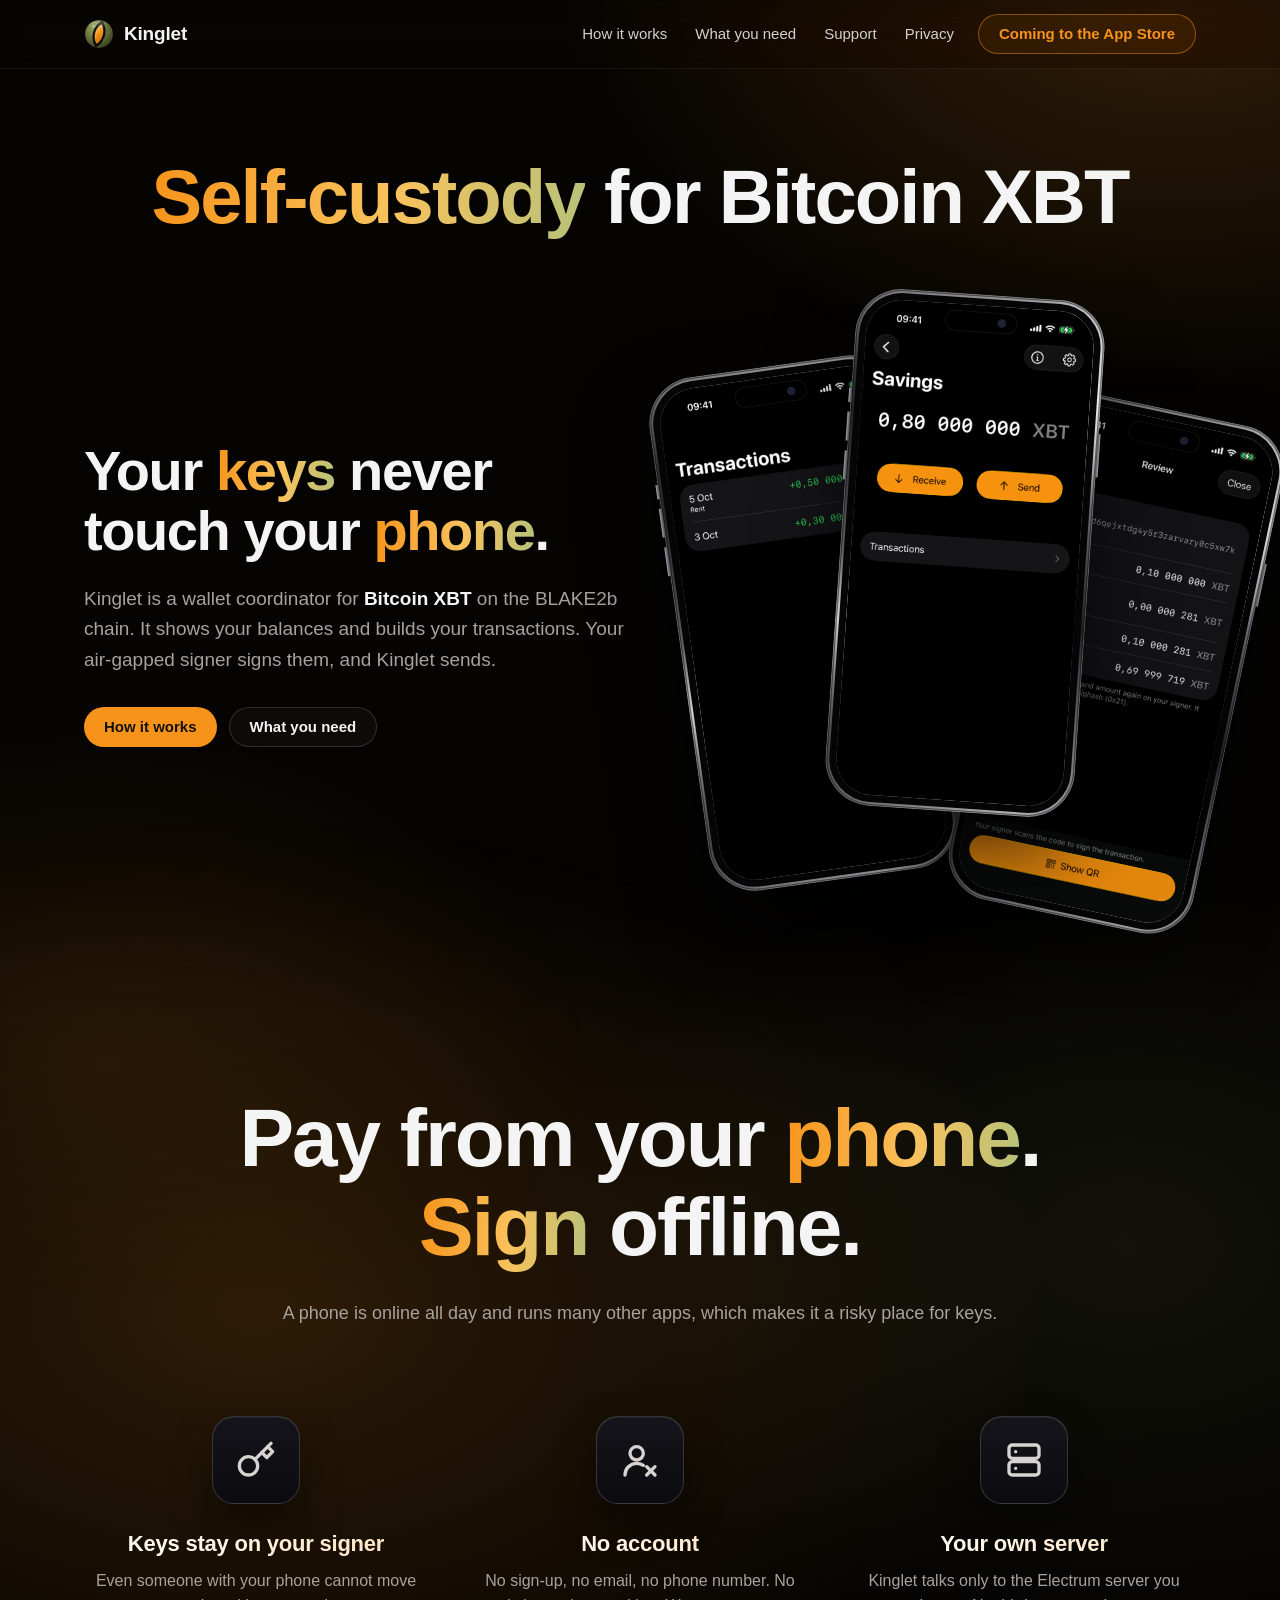
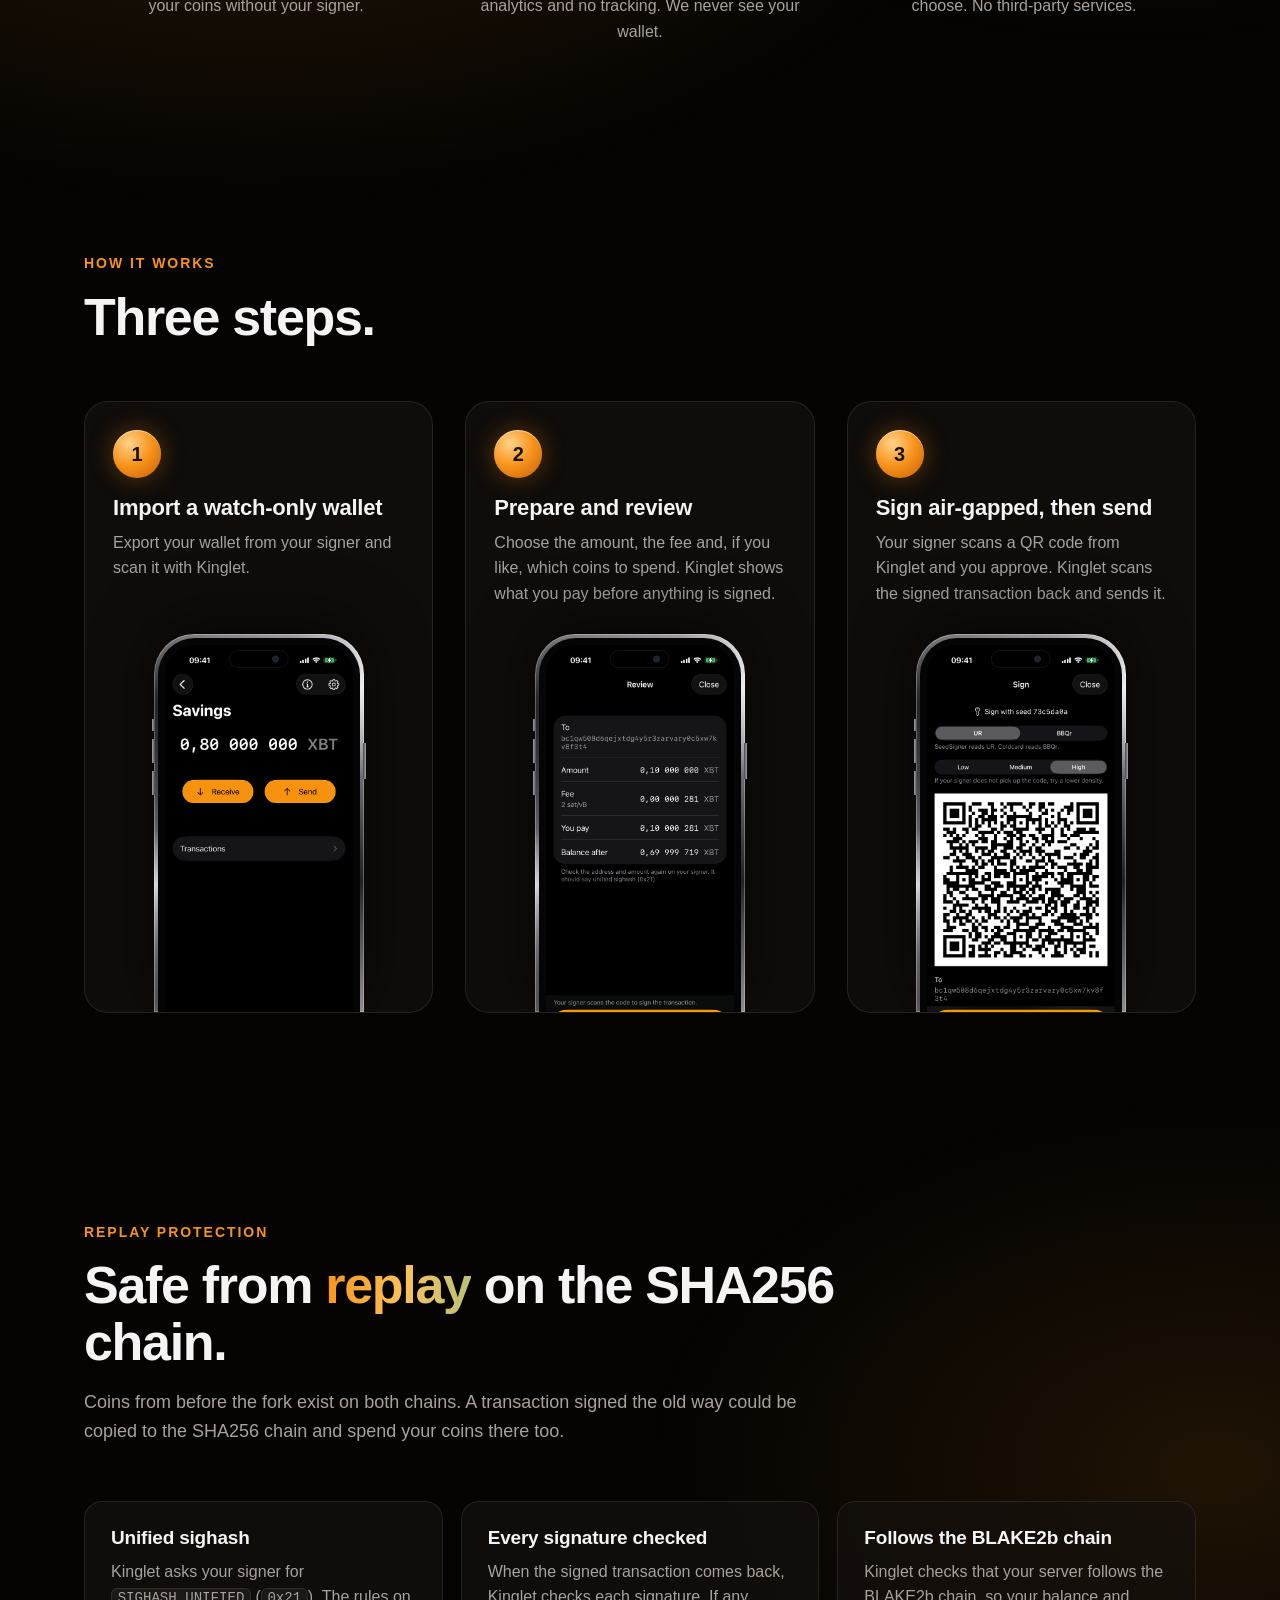
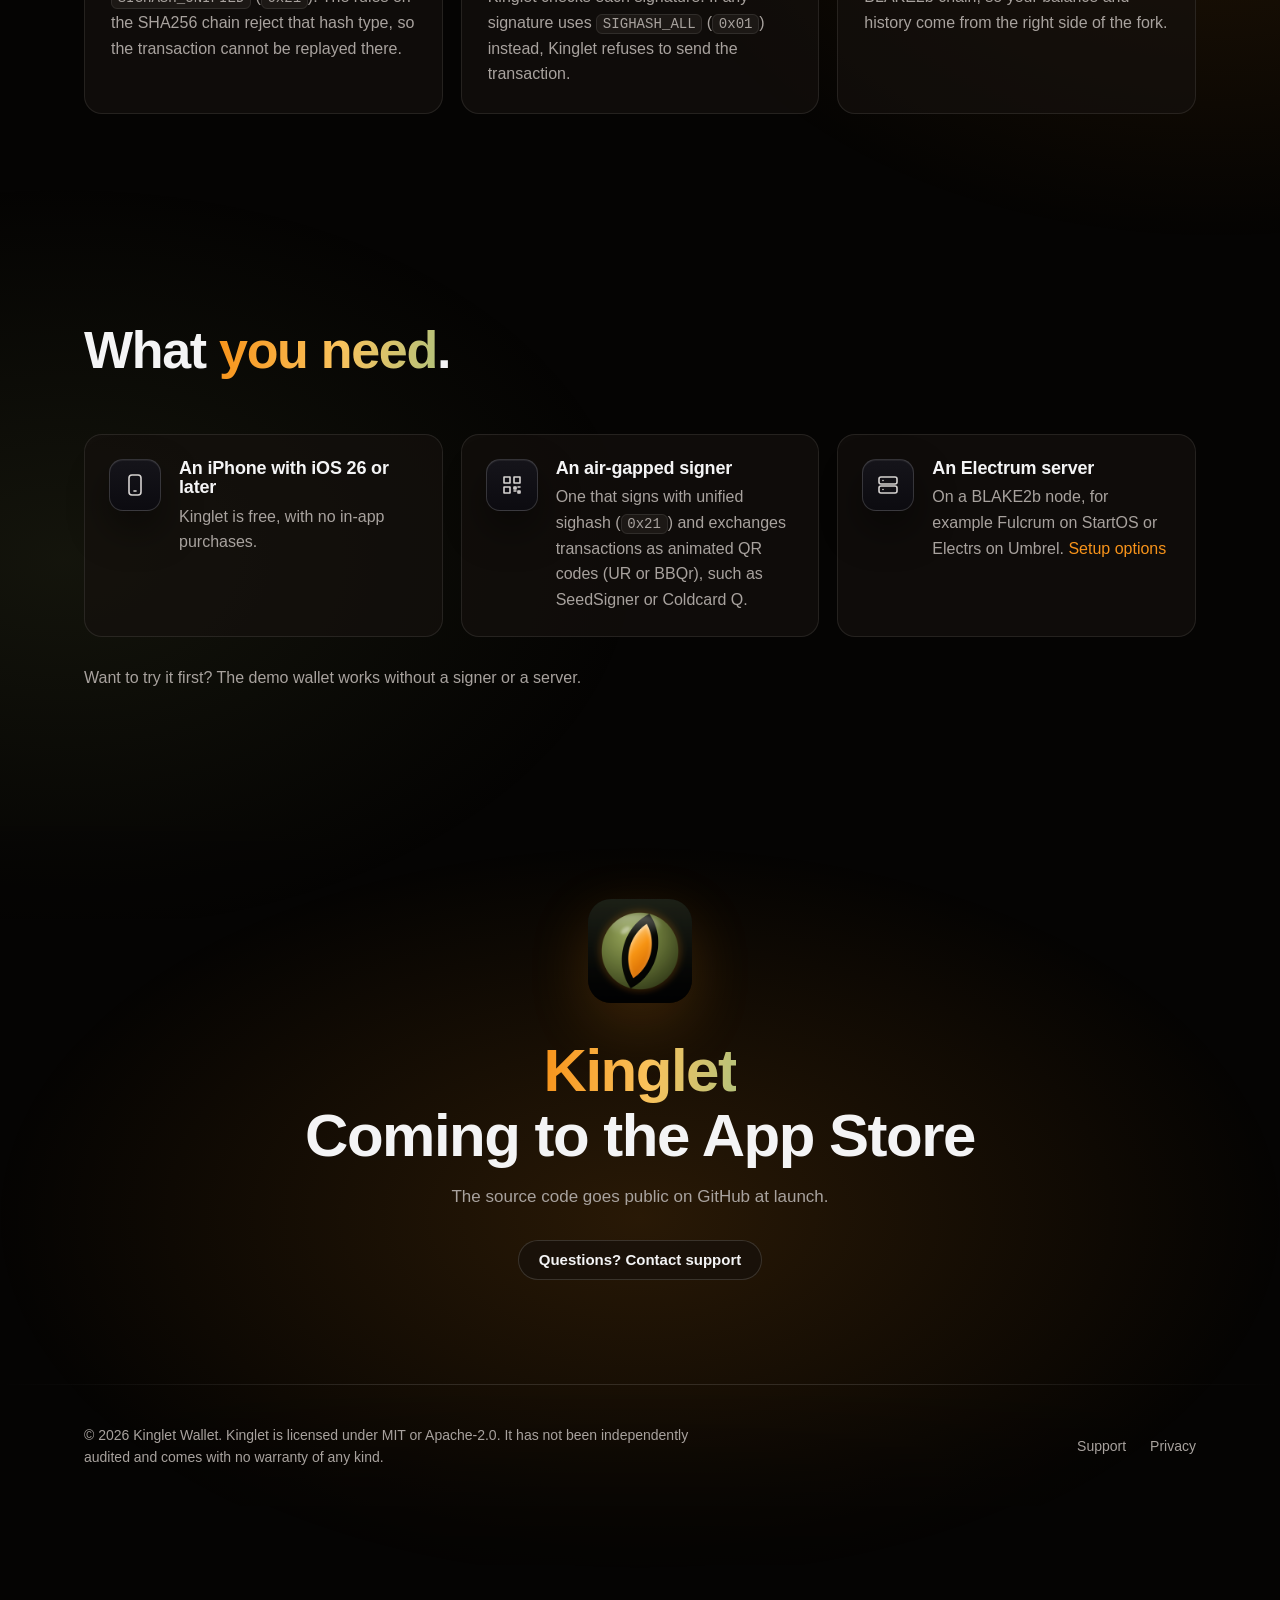
<file: index.html>
<!doctype html>
<html lang="en">
<head>
<meta charset="utf-8">
<meta name="viewport" content="width=device-width, initial-scale=1">
<title>Kinglet Wallet: watch-only wallet for Bitcoin XBT</title>
<meta name="description" content="Kinglet is a free, watch-only wallet coordinator for Bitcoin XBT on iPhone. It shows your balances and builds transactions. Your air-gapped signer signs. Kinglet never holds a private key.">
<meta property="og:type" content="website">
<meta property="og:site_name" content="Kinglet Wallet">
<meta property="og:title" content="Kinglet Wallet: watch-only wallet for Bitcoin XBT">
<meta property="og:description" content="Kinglet is a free, watch-only wallet coordinator for Bitcoin XBT on iPhone. It shows your balances and builds transactions. Your air-gapped signer signs. Kinglet never holds a private key.">
<meta property="og:url" content="https://kingletwallet.com/">
<meta property="og:image" content="https://kingletwallet.com/assets/img/og.jpg">
<meta property="og:image:width" content="2400">
<meta property="og:image:height" content="1260">
<meta property="og:image:alt" content="Kinglet Wallet: self-custody for Bitcoin XBT, with three app screens">
<meta name="twitter:card" content="summary_large_image">
<meta name="theme-color" content="#050506">
<link rel="icon" href="/assets/img/mark.svg?v=20261116j" type="image/svg+xml">
<link rel="apple-touch-icon" href="/assets/img/apple-touch-icon.png?v=20261116j">
<link rel="stylesheet" href="/assets/style.css?v=20261116j">
</head>
<body>

<header class="site-header">
  <div class="wrap">
    <a class="brand" href="/"><img src="/assets/img/mark.svg?v=20261116j" alt="" width="30" height="30">Kinglet</a>
    <nav class="nav" aria-label="Main">
      <a class="hide-sm" href="#how">How it works</a>
      <a class="hide-sm" href="#needs">What you need</a>
      <a href="/support/">Support</a>
      <a href="/privacy/">Privacy</a>
    </nav>
    <span class="pill pill-soon">Coming to the App Store</span>
  </div>
</header>

<main>

<section class="hero glow">
  <div class="wrap">
    <h1 class="hero-title"><span class="grad">Self-custody</span> for Bitcoin&nbsp;XBT</h1>
    <div>
      <h2 class="claim">Your <span class="grad">keys</span> never touch your <span class="grad">phone</span>.</h2>
      <p class="lead">Kinglet is a wallet coordinator for <strong>Bitcoin XBT</strong> on the BLAKE2b chain. It shows your balances and builds your transactions. Your air-gapped signer signs them, and Kinglet sends.</p>
      <div class="actions">
        <a class="pill pill-solid" href="#how">How it works</a>
        <a class="pill pill-ghost" href="#needs">What you need</a>
      </div>
    </div>
    <div class="phones" aria-hidden="true">
      <div class="phone p1"><img src="/assets/img/transactions.png?v=20261116j" alt="" width="600" height="1304"></div>
      <div class="phone p2"><img src="/assets/img/balance.png?v=20261116j" alt="" width="600" height="1304"></div>
      <div class="phone p3"><img src="/assets/img/review.png?v=20261116j" alt="" width="600" height="1304"></div>
    </div>
  </div>
</section>

<section class="statement center glow">
  <div class="wrap">
    <h2 class="big">Pay from your <span class="grad">phone</span>.<br><span class="grad">Sign</span> offline.</h2>
    <p class="intro">A phone is online all day and runs many other apps, which makes it a risky place for keys.</p>

    <div class="tiles">
      <div class="tile">
        <div class="icon-box" aria-hidden="true">
          <svg viewBox="0 0 24 24" fill="none" stroke="currentColor" stroke-width="2" stroke-linecap="round" stroke-linejoin="round"><circle cx="7.5" cy="15.5" r="5.5"/><path d="m21 2-9.6 9.6"/><path d="m15.5 7.5 3 3L22 7l-3-3"/></svg>
        </div>
        <h3>Keys stay on your signer</h3>
        <p>Even someone with your phone cannot move your coins without your signer.</p>
      </div>
      <div class="tile">
        <div class="icon-box" aria-hidden="true">
          <svg viewBox="0 0 24 24" fill="none" stroke="currentColor" stroke-width="2" stroke-linecap="round" stroke-linejoin="round"><circle cx="10" cy="8" r="4"/><path d="M3 21c0-3.9 3.1-7 7-7 1.5 0 2.9.5 4 1.2"/><path d="m16 16 5 5M21 16l-5 5"/></svg>
        </div>
        <h3>No account</h3>
        <p>No sign-up, no email, no phone number. No analytics and no tracking. We never see your wallet.</p>
      </div>
      <div class="tile">
        <div class="icon-box" aria-hidden="true">
          <svg viewBox="0 0 24 24" fill="none" stroke="currentColor" stroke-width="2" stroke-linecap="round" stroke-linejoin="round"><rect x="3" y="3" width="18" height="8" rx="2"/><rect x="3" y="13" width="18" height="8" rx="2"/><path d="M7 7h.01M7 17h.01"/></svg>
        </div>
        <h3>Your own server</h3>
        <p>Kinglet talks only to the Electrum server you choose. No third-party services.</p>
      </div>
    </div>
  </div>
</section>

<section id="how">
  <div class="wrap">
    <div class="section-head">
      <span class="kicker">How it works</span>
      <h2>Three steps.</h2>
    </div>
    <div class="steps">
      <article class="step">
        <span class="step-num">1</span>
        <h3>Import a watch-only wallet</h3>
        <p>Export your wallet from your signer and scan it with Kinglet.</p>
        <div class="phone"><img src="/assets/img/balance.png?v=20261116j" alt="Kinglet wallet screen with balance, Receive and Send" width="600" height="1304" loading="lazy"></div>
      </article>
      <article class="step">
        <span class="step-num">2</span>
        <h3>Prepare and review</h3>
        <p>Choose the amount, the fee and, if you like, which coins to spend. Kinglet shows what you pay before anything is signed.</p>
        <div class="phone"><img src="/assets/img/review.png?v=20261116j" alt="Review screen with address, amount, fee and balance after" width="600" height="1304" loading="lazy"></div>
      </article>
      <article class="step">
        <span class="step-num">3</span>
        <h3>Sign air-gapped, then send</h3>
        <p>Your signer scans a QR code from Kinglet and you approve. Kinglet scans the signed transaction back and sends it.</p>
        <div class="phone"><img src="/assets/img/qr.png?v=20261116j" alt="Sign screen with an animated QR code for the signer" width="600" height="1304" loading="lazy"></div>
      </article>
    </div>
  </div>
</section>

<section id="replay" class="glow">
  <div class="wrap">
    <div class="section-head">
      <span class="kicker">Replay protection</span>
      <h2>Safe from <span class="grad">replay</span> on the SHA256 chain.</h2>
      <p>Coins from before the fork exist on both chains. A transaction signed the old way could be copied to the SHA256 chain and spend your coins there too.</p>
    </div>
    <div class="cards">
      <div class="card">
        <h3>Unified sighash</h3>
        <p>Kinglet asks your signer for <code>SIGHASH_UNIFIED</code> (<code>0x21</code>). The rules on the SHA256 chain reject that hash type, so the transaction cannot be replayed there.</p>
      </div>
      <div class="card">
        <h3>Every signature checked</h3>
        <p>When the signed transaction comes back, Kinglet checks each signature. If any signature uses <code>SIGHASH_ALL</code> (<code>0x01</code>) instead, Kinglet refuses to send the transaction.</p>
      </div>
      <div class="card">
        <h3>Follows the BLAKE2b chain</h3>
        <p>Kinglet checks that your server follows the BLAKE2b chain, so your balance and history come from the right side of the fork.</p>
      </div>
    </div>
  </div>
</section>

<section id="needs" class="glow">
  <div class="wrap">
    <div class="section-head">
      <h2>What <span class="grad">you need</span>.</h2>
    </div>
    <div class="needs">
      <div class="need">
        <div class="icon-box" aria-hidden="true">
          <svg viewBox="0 0 24 24" fill="none" stroke="currentColor" stroke-width="1.6" stroke-linecap="round" stroke-linejoin="round"><rect x="6" y="2" width="12" height="20" rx="3"/><path d="M11 18h2"/></svg>
        </div>
        <div>
          <h3>An iPhone with iOS 26 or later</h3>
          <p>Kinglet is free, with no in-app purchases.</p>
        </div>
      </div>
      <div class="need">
        <div class="icon-box" aria-hidden="true">
          <svg viewBox="0 0 24 24" fill="none" stroke="currentColor" stroke-width="1.6" stroke-linecap="round" stroke-linejoin="round"><path d="M4 4h6v6H4zM14 4h6v6h-6zM4 14h6v6H4z"/><path d="M14 14h2v2h-2zM18 18h2v2h-2zM14 18h2M18 14h2"/></svg>
        </div>
        <div>
          <h3>An air-gapped signer</h3>
          <p>One that signs with unified sighash (<code>0x21</code>) and exchanges transactions as animated QR codes (UR or BBQr), such as SeedSigner or Coldcard Q.</p>
        </div>
      </div>
      <div class="need">
        <div class="icon-box" aria-hidden="true">
          <svg viewBox="0 0 24 24" fill="none" stroke="currentColor" stroke-width="1.6" stroke-linecap="round" stroke-linejoin="round"><rect x="3" y="4" width="18" height="7" rx="2"/><rect x="3" y="13" width="18" height="7" rx="2"/><path d="M7 7.5h.01M7 16.5h.01"/></svg>
        </div>
        <div>
          <h3>An Electrum server</h3>
          <p>On a BLAKE2b node, for example Fulcrum on StartOS or Electrs on Umbrel. <a href="https://github.com/bitcoin-blake/awesome-bitcoin-blake#node-packaging" target="_blank" rel="noopener">Setup options</a></p>
        </div>
      </div>
    </div>
    <p class="note">Want to try it first? The demo wallet works without a signer or a server.</p>
  </div>
</section>

<section class="cta glow">
  <div class="wrap">
    <img class="app-icon" src="/assets/img/icon-256.png?v=20261116j" alt="Kinglet app icon" width="104" height="104">
    <h2><span class="grad">Kinglet</span><br>Coming to the App Store</h2>
    <p>The source code goes public on GitHub at launch.</p>
    <div class="actions">
      <a class="pill pill-ghost" href="/support/">Questions? Contact support</a>
    </div>
  </div>
</section>

</main>

<footer class="site-footer">
  <div class="wrap">
    <p class="legal">© 2026 Kinglet Wallet. Kinglet is licensed under MIT or Apache-2.0. It has not been independently audited and comes with no warranty of any kind.</p>
    <nav aria-label="Footer">
      <a href="/support/">Support</a>
      <a href="/privacy/">Privacy</a>
    </nav>
  </div>
</footer>

</body>
</html>
</file>
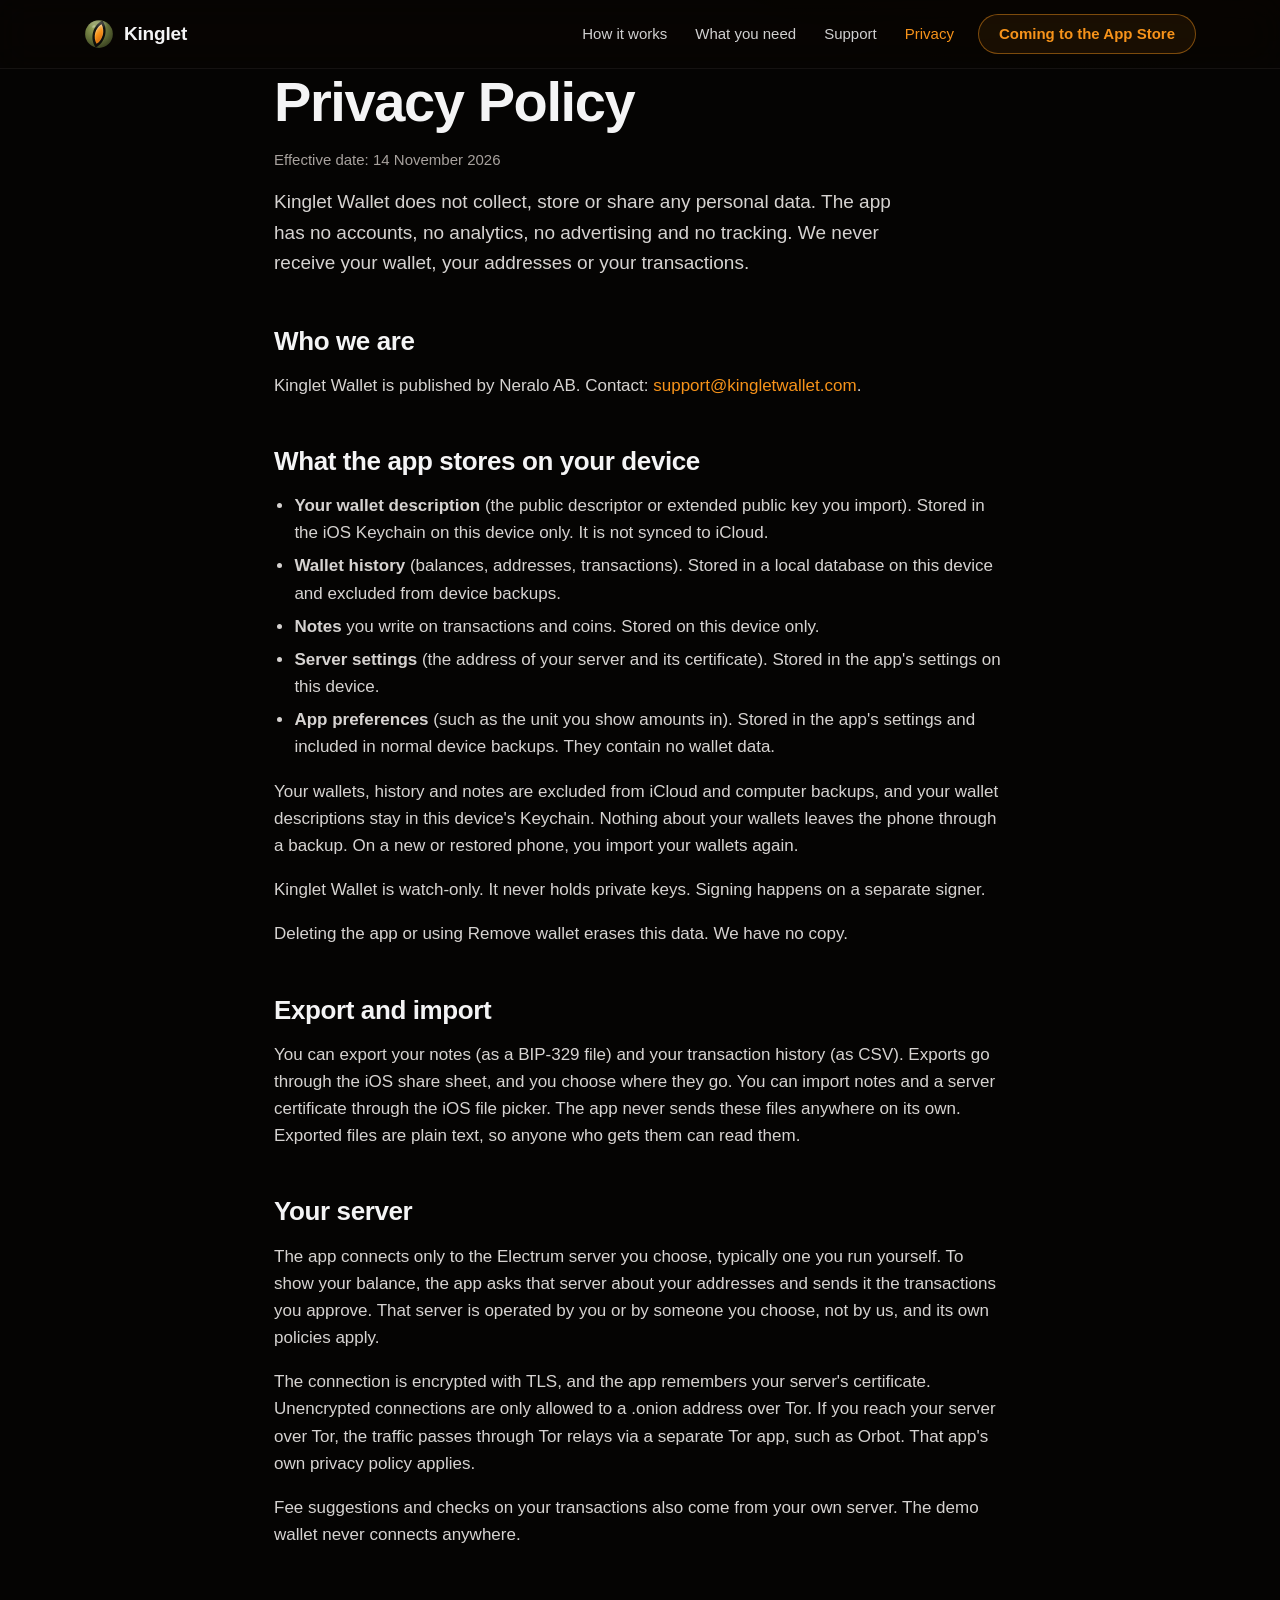
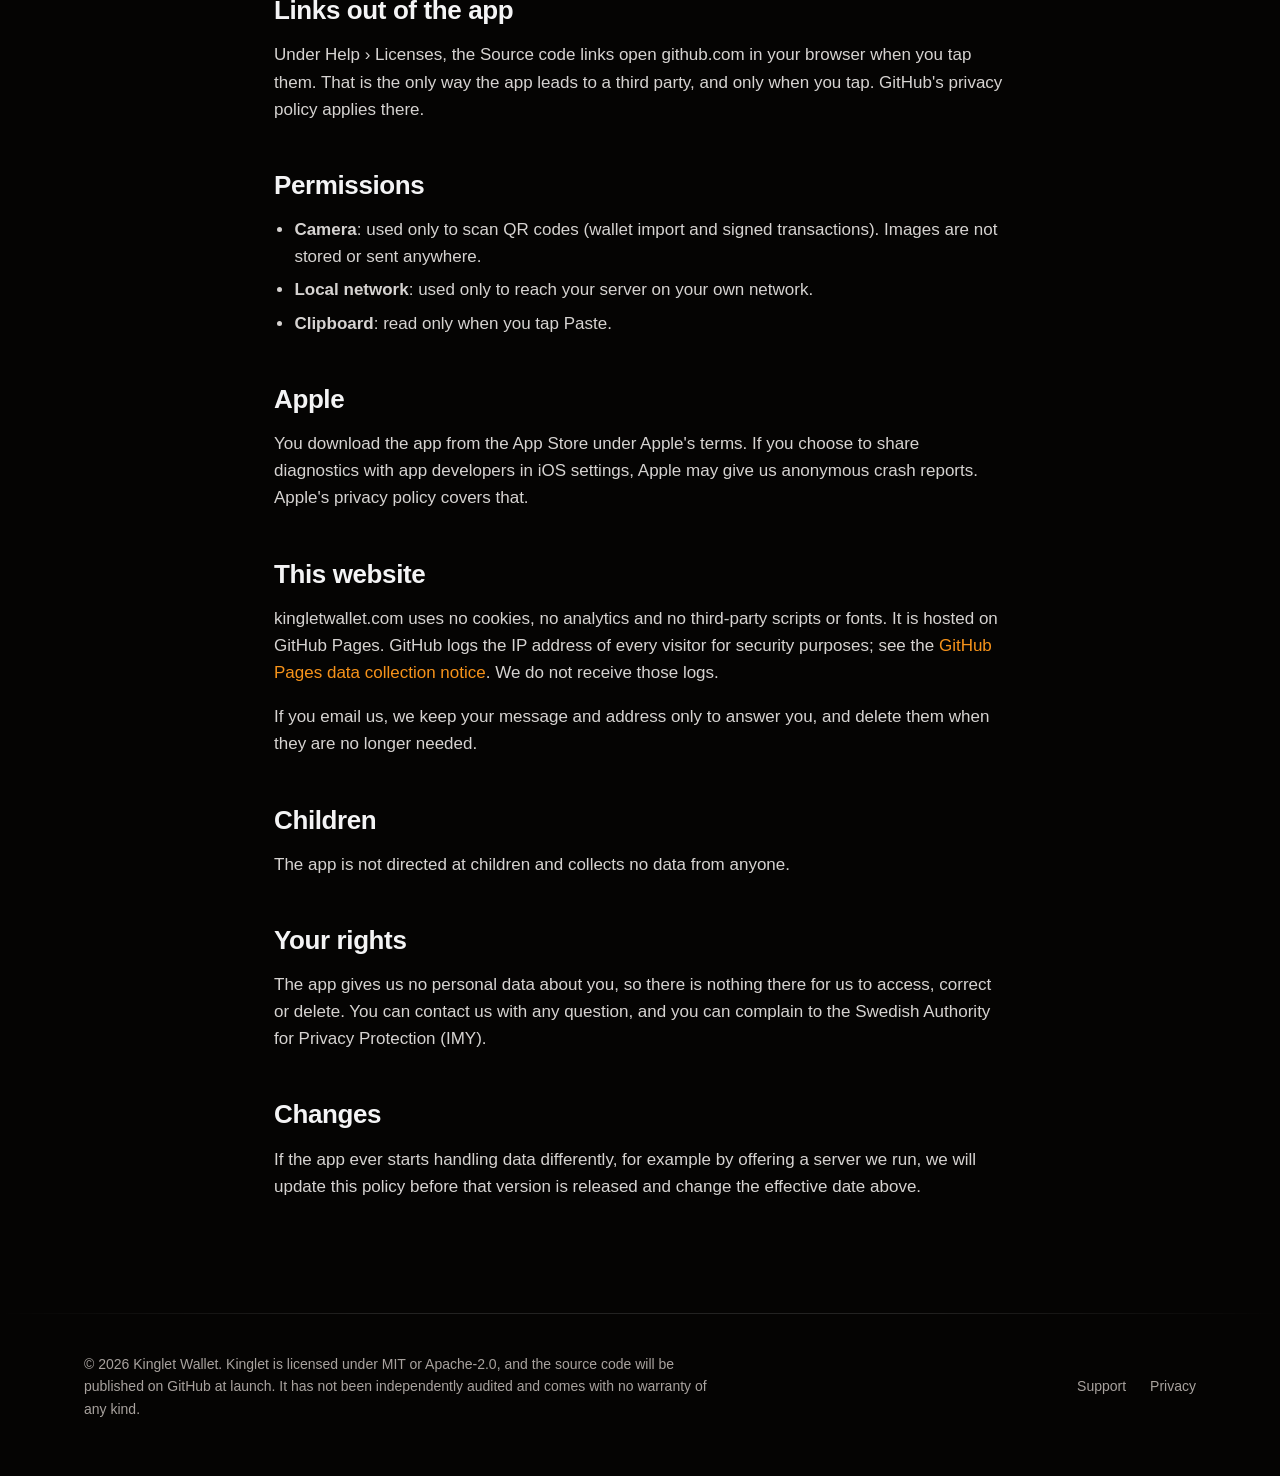
<file: privacy/index.html>
<!doctype html>
<html lang="en">
<head>
<meta charset="utf-8">
<meta name="viewport" content="width=device-width, initial-scale=1">
<title>Privacy Policy · Kinglet Wallet</title>
<meta name="description" content="Kinglet Wallet does not collect, store or share any personal data.">
<meta property="og:type" content="website">
<meta property="og:site_name" content="Kinglet Wallet">
<meta property="og:title" content="Privacy · Kinglet Wallet">
<meta property="og:description" content="Kinglet Wallet does not collect, store or share any personal data.">
<meta property="og:url" content="https://kingletwallet.com/privacy/">
<meta property="og:image" content="https://kingletwallet.com/assets/img/og.jpg">
<meta property="og:image:width" content="2400">
<meta property="og:image:height" content="1260">
<meta property="og:image:alt" content="Kinglet Wallet: self-custody for Bitcoin XBT, with three app screens">
<meta name="twitter:card" content="summary_large_image">
<meta name="theme-color" content="#050506">
<link rel="icon" href="/assets/img/mark.svg?v=20261116j" type="image/svg+xml">
<link rel="apple-touch-icon" href="/assets/img/apple-touch-icon.png?v=20261116j">
<link rel="stylesheet" href="/assets/style.css?v=20261116j">
</head>
<body>

<header class="site-header">
  <div class="wrap">
    <a class="brand" href="/"><img src="/assets/img/mark.svg?v=20261116j" alt="" width="30" height="30">Kinglet</a>
    <nav class="nav" aria-label="Main">
      <a class="hide-sm" href="/#how">How it works</a>
      <a class="hide-sm" href="/#needs">What you need</a>
      <a href="/support/">Support</a>
      <a href="/privacy/" aria-current="page">Privacy</a>
    </nav>
    <span class="pill pill-soon">Coming to the App Store</span>
  </div>
</header>

<main class="page glow">
  <div class="wrap">
    <h1>Privacy Policy</h1>
    <p class="meta">Effective date: 14 November 2026</p>
    <p class="lead">Kinglet Wallet does not collect, store or share any personal data. The app has no accounts, no analytics, no advertising and no tracking. We never receive your wallet, your addresses or your transactions.</p>

    <h2>Who we are</h2>
    <p>Kinglet Wallet is published by Neralo AB. Contact: <a href="mailto:support@kingletwallet.com">support@kingletwallet.com</a>.</p>

    <h2>What the app stores on your device</h2>
    <ul>
      <li><strong>Your wallet description</strong> (the public descriptor or extended public key you import). Stored in the iOS Keychain on this device only. It is not synced to iCloud.</li>
      <li><strong>Wallet history</strong> (balances, addresses, transactions). Stored in a local database on this device and excluded from device backups.</li>
      <li><strong>Notes</strong> you write on transactions and coins. Stored on this device only.</li>
      <li><strong>Server settings</strong> (the address of your server and its certificate). Stored in the app's settings on this device.</li>
      <li><strong>App preferences</strong> (such as the unit you show amounts in). Stored in the app's settings and included in normal device backups. They contain no wallet data.</li>
    </ul>
    <p>Your wallets, history and notes are excluded from iCloud and computer backups, and your wallet descriptions stay in this device's Keychain. Nothing about your wallets leaves the phone through a backup. On a new or restored phone, you import your wallets again.</p>
    <p>Kinglet Wallet is watch-only. It never holds private keys. Signing happens on a separate signer.</p>
    <p>Deleting the app or using Remove wallet erases this data. We have no copy.</p>

    <h2>Export and import</h2>
    <p>You can export your notes (as a BIP-329 file) and your transaction history (as CSV). Exports go through the iOS share sheet, and you choose where they go. You can import notes and a server certificate through the iOS file picker. The app never sends these files anywhere on its own. Exported files are plain text, so anyone who gets them can read them.</p>

    <h2>Your server</h2>
    <p>The app connects only to the Electrum server you choose, typically one you run yourself. To show your balance, the app asks that server about your addresses and sends it the transactions you approve. That server is operated by you or by someone you choose, not by us, and its own policies apply.</p>
    <p>The connection is encrypted with TLS, and the app remembers your server's certificate. Unencrypted connections are only allowed to a .onion address over Tor. If you reach your server over Tor, the traffic passes through Tor relays via a separate Tor app, such as Orbot. That app's own privacy policy applies.</p>
    <p>Fee suggestions and checks on your transactions also come from your own server. The demo wallet never connects anywhere.</p>

    <h2>Links out of the app</h2>
    <p>Under Help › Licenses, the Source code links open github.com in your browser when you tap them. That is the only way the app leads to a third party, and only when you tap. GitHub's privacy policy applies there.</p>

    <h2>Permissions</h2>
    <ul>
      <li><strong>Camera</strong>: used only to scan QR codes (wallet import and signed transactions). Images are not stored or sent anywhere.</li>
      <li><strong>Local network</strong>: used only to reach your server on your own network.</li>
      <li><strong>Clipboard</strong>: read only when you tap Paste.</li>
    </ul>

    <h2>Apple</h2>
    <p>You download the app from the App Store under Apple's terms. If you choose to share diagnostics with app developers in iOS settings, Apple may give us anonymous crash reports. Apple's privacy policy covers that.</p>

    <h2>This website</h2>
    <p>kingletwallet.com uses no cookies, no analytics and no third-party scripts or fonts. It is hosted on GitHub Pages. GitHub logs the IP address of every visitor for security purposes; see the <a href="https://docs.github.com/en/pages/getting-started-with-github-pages/about-github-pages#data-collection" target="_blank" rel="noopener">GitHub Pages data collection notice</a>. We do not receive those logs.</p>
    <p>If you email us, we keep your message and address only to answer you, and delete them when they are no longer needed.</p>

    <h2>Children</h2>
    <p>The app is not directed at children and collects no data from anyone.</p>

    <h2>Your rights</h2>
    <p>The app gives us no personal data about you, so there is nothing there for us to access, correct or delete. You can contact us with any question, and you can complain to the Swedish Authority for Privacy Protection (IMY).</p>

    <h2>Changes</h2>
    <p>If the app ever starts handling data differently, for example by offering a server we run, we will update this policy before that version is released and change the effective date above.</p>
  </div>
</main>

<footer class="site-footer">
  <div class="wrap">
    <p class="legal">© 2026 Kinglet Wallet. Kinglet is licensed under MIT or Apache-2.0, and the source code will be published on GitHub at launch. It has not been independently audited and comes with no warranty of any kind.</p>
    <nav aria-label="Footer">
      <a href="/support/">Support</a>
      <a href="/privacy/">Privacy</a>
    </nav>
  </div>
</footer>

</body>
</html>
</file>
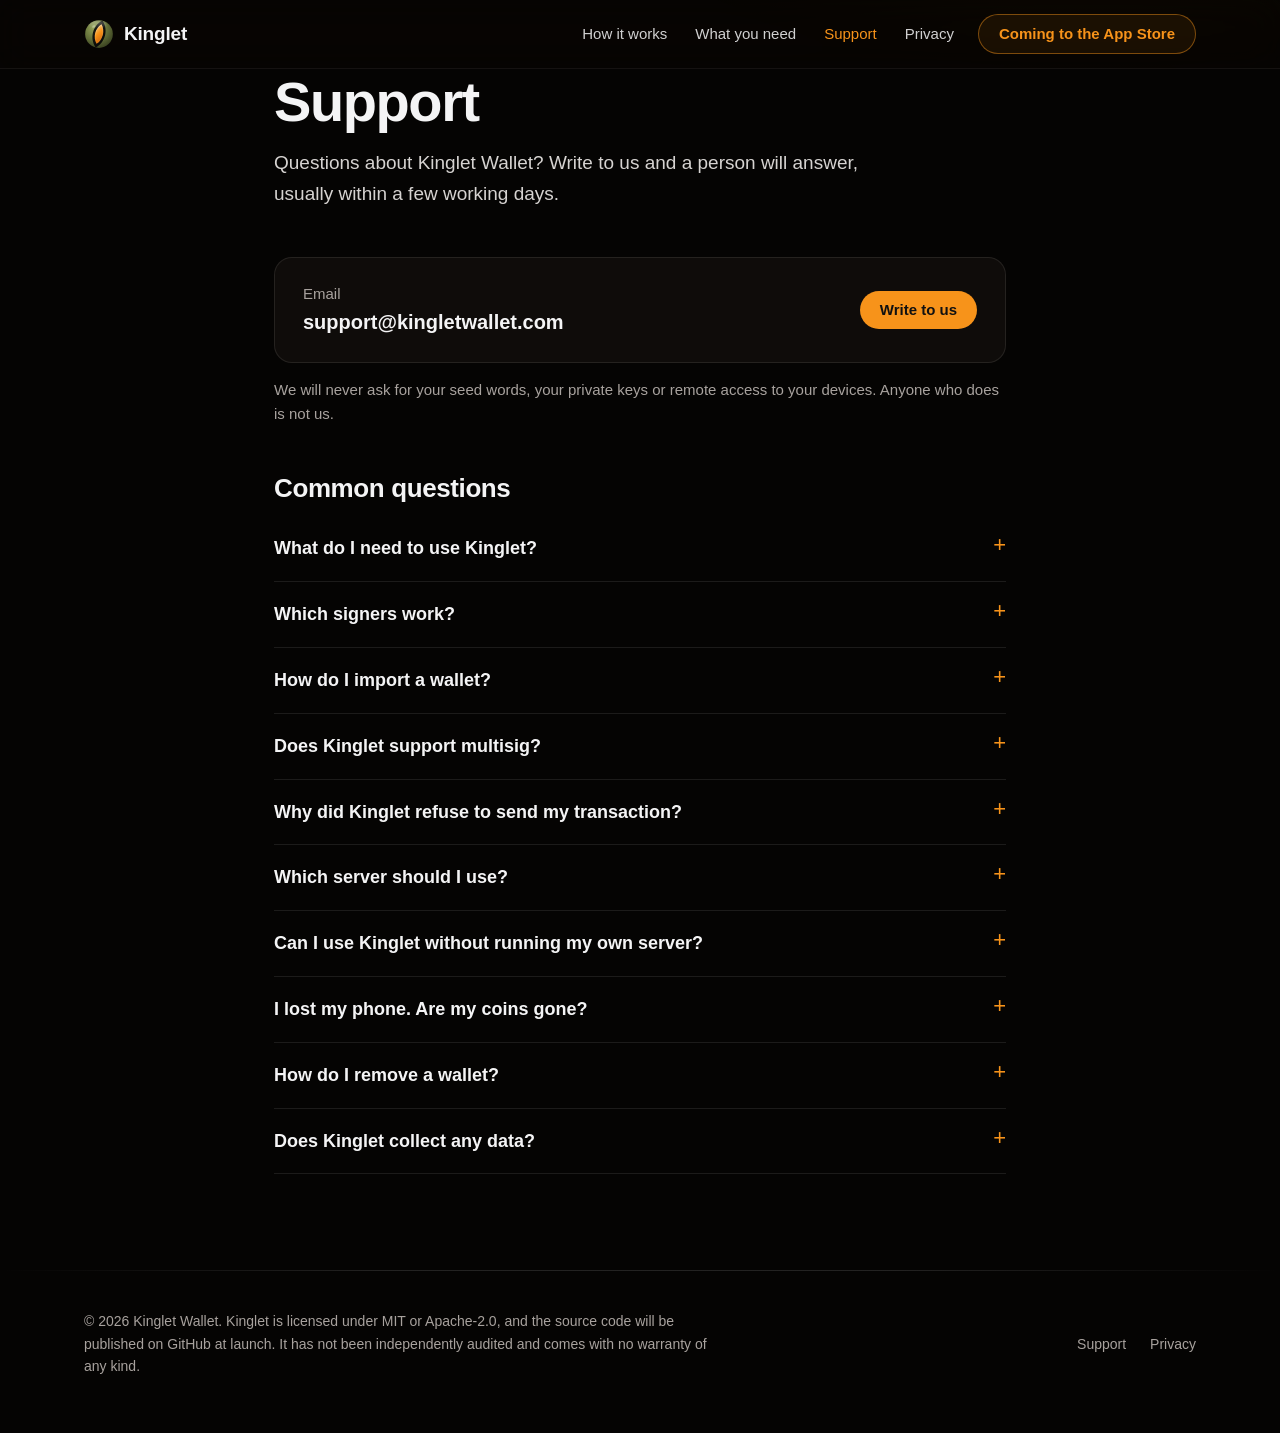
<file: support/index.html>
<!doctype html>
<html lang="en">
<head>
<meta charset="utf-8">
<meta name="viewport" content="width=device-width, initial-scale=1">
<title>Support · Kinglet Wallet</title>
<meta name="description" content="Help and contact for Kinglet Wallet.">
<meta property="og:type" content="website">
<meta property="og:site_name" content="Kinglet Wallet">
<meta property="og:title" content="Support · Kinglet Wallet">
<meta property="og:description" content="Help and contact for Kinglet Wallet.">
<meta property="og:url" content="https://kingletwallet.com/support/">
<meta property="og:image" content="https://kingletwallet.com/assets/img/og.jpg">
<meta property="og:image:width" content="2400">
<meta property="og:image:height" content="1260">
<meta property="og:image:alt" content="Kinglet Wallet: self-custody for Bitcoin XBT, with three app screens">
<meta name="twitter:card" content="summary_large_image">
<meta name="theme-color" content="#050506">
<link rel="icon" href="/assets/img/mark.svg?v=20261116j" type="image/svg+xml">
<link rel="apple-touch-icon" href="/assets/img/apple-touch-icon.png?v=20261116j">
<link rel="stylesheet" href="/assets/style.css?v=20261116j">
</head>
<body>

<header class="site-header">
  <div class="wrap">
    <a class="brand" href="/"><img src="/assets/img/mark.svg?v=20261116j" alt="" width="30" height="30">Kinglet</a>
    <nav class="nav" aria-label="Main">
      <a class="hide-sm" href="/#how">How it works</a>
      <a class="hide-sm" href="/#needs">What you need</a>
      <a href="/support/" aria-current="page">Support</a>
      <a href="/privacy/">Privacy</a>
    </nav>
    <span class="pill pill-soon">Coming to the App Store</span>
  </div>
</header>

<main class="page glow">
  <div class="wrap">
    <h1>Support</h1>
    <p class="lead">Questions about Kinglet Wallet? Write to us and a person will answer, usually within a few working days.</p>

    <div class="contact">
      <div>
        <p class="meta">Email</p>
        <p class="addr">support@kingletwallet.com</p>
      </div>
      <a class="pill pill-solid" href="mailto:support@kingletwallet.com">Write to us</a>
    </div>

    <p class="meta">We will never ask for your seed words, your private keys or remote access to your devices. Anyone who does is not us.</p>

    <h2>Common questions</h2>

    <details>
      <summary>What do I need to use Kinglet?</summary>
      <p>An iPhone with iOS 26 or later, an air-gapped signer that signs with unified sighash (<code>0x21</code>) over animated QR codes (UR or BBQr), and your own Electrum server for Bitcoin XBT, such as Fulcrum or electrs. You can try the demo wallet without any of them.</p>
    </details>

    <details>
      <summary>Which signers work?</summary>
      <p>Air-gapped signers that sign with unified sighash (<code>0x21</code>) and exchange transactions as animated QR codes (UR or BBQr). Tested with SeedSigner and Coldcard Q, both running the unofficial XBT firmware from privkeyio. Coldcard Q signs segwit and legacy wallets, not taproot. Kinglet reads signed transactions through the camera only, not from files, USB or NFC. Check that the signer shows "Unified sighash (0x21)" before you approve.</p>
    </details>

    <details>
      <summary>How do I import a wallet?</summary>
      <p>Export the wallet from your signer as a QR code and scan it with Kinglet. Before you import, compare the fingerprint and the first address with what your signer shows.</p>
    </details>

    <details>
      <summary>Does Kinglet support multisig?</summary>
      <p>Not yet. For now, Kinglet supports single-signature wallets: P2PKH, P2SH-P2WPKH, P2WPKH and P2TR. You can add several wallets.</p>
    </details>

    <details>
      <summary>Why did Kinglet refuse to send my transaction?</summary>
      <p>At least one signature used the old <code>SIGHASH_ALL</code> (<code>0x01</code>) instead of <code>SIGHASH_UNIFIED</code> (<code>0x21</code>). It would be valid on the BLAKE2b chain, but the same transaction could be replayed on the SHA256 chain. Sign again and make sure your signer supports unified sighash. The review screen in Kinglet shows what your signer should display.</p>
    </details>

    <details>
      <summary>Which server should I use?</summary>
      <p>Your own Electrum server running on a BLAKE2b node. For example:</p>
      <ul>
        <li><strong>StartOS:</strong> Knots BLAKE2b and Fulcrum BLAKE2b, installed by sideloading.</li>
        <li><strong>Umbrel:</strong> the Knots app, plus Electrs (BLAKE2b) from a community app store, reached over Tor.</li>
        <li><strong>Your own machine:</strong> Bitcoin Knots with BLAKE2b (29.4.1 or later, not pruned) and Fulcrum BLAKE2b.</li>
      </ul>
      <p>Kinglet needs a secure connection (ssl://) or a .onion address over Tor with a Tor app such as Orbot. It remembers the server's certificate and stops if it ever changes, and it checks that the server follows the BLAKE2b chain. The community keeps a list of <a href="https://github.com/bitcoin-blake/awesome-bitcoin-blake#node-packaging" target="_blank" rel="noopener">node packages</a>.</p>
    </details>

    <details>
      <summary>Can I use Kinglet without running my own server?</summary>
      <p>Kinglet has no built-in server, by design. You need an Electrum server for the BLAKE2b chain: your own, or one run by someone you trust. Whoever runs it can see your addresses and balance. To look around first, try the demo wallet.</p>
    </details>

    <details>
      <summary>I lost my phone. Are my coins gone?</summary>
      <p>No. Kinglet never holds your keys, so nothing on the phone can spend your coins. Install Kinglet on a new phone and import the wallet again from your signer.</p>
    </details>

    <details>
      <summary>How do I remove a wallet?</summary>
      <p>Open the wallet, go to Settings and choose Remove wallet. This deletes the wallet description and its history from the phone. Deleting the app does the same. We have no copy.</p>
    </details>

    <details>
      <summary>Does Kinglet collect any data?</summary>
      <p>No. There is no account, no analytics and no tracking. See the <a href="/privacy/">privacy policy</a>.</p>
    </details>
  </div>
</main>

<footer class="site-footer">
  <div class="wrap">
    <p class="legal">© 2026 Kinglet Wallet. Kinglet is licensed under MIT or Apache-2.0, and the source code will be published on GitHub at launch. It has not been independently audited and comes with no warranty of any kind.</p>
    <nav aria-label="Footer">
      <a href="/support/">Support</a>
      <a href="/privacy/">Privacy</a>
    </nav>
  </div>
</footer>

</body>
</html>
</file>
<file: assets/style.css>
:root {
  --bg: #050403;
  --surface: rgba(22, 18, 15, 0.66);
  --surface-2: #1c1815;
  --line: rgba(255, 255, 255, 0.09);
  --text: #f4f4f5;
  --muted: #a8a29e;
  --orange: #f7931a;
  --gold: #f9c25c;
  --olive: #6f7a45;
  --olive-light: #b6c27a;
  --grad: linear-gradient(95deg, var(--orange) 0%, var(--gold) 55%, var(--olive-light) 100%);
  --radius: 18px;
  --max: 1160px;
  --header: 68px;
  color-scheme: dark;
}

* { box-sizing: border-box; }

html { scroll-behavior: smooth; background: var(--bg); }

body {
  margin: 0;
  background: var(--bg);
  color: var(--text);
  font-family: -apple-system, BlinkMacSystemFont, "SF Pro Text", "Inter", "Segoe UI", Roboto, "Helvetica Neue", Arial, sans-serif;
  font-size: 17px;
  line-height: 1.6;
  -webkit-font-smoothing: antialiased;
  overflow-x: clip;
}

a { color: var(--orange); text-decoration: none; }
a:hover { text-decoration: underline; }

code {
  font-family: ui-monospace, "SF Mono", Menlo, Consolas, monospace;
  font-size: 0.88em;
  background: var(--surface-2);
  border: 1px solid var(--line);
  border-radius: 6px;
  padding: 0.1em 0.4em;
}

.wrap { max-width: var(--max); margin: 0 auto; padding: 0 24px; position: relative; }

/* Glows: soft color fields that fade to black. They are pseudo-elements that
   reach past their section, so no section edge ever cuts a gradient. */

.glow { position: relative; isolation: isolate; }
.glow::before {
  content: "";
  position: absolute;
  z-index: -1;
  pointer-events: none;
  inset: -240px 0;
  background: var(--glow);
  -webkit-mask-image: linear-gradient(180deg, transparent 0%, #000 22%, #000 78%, transparent 100%);
  mask-image: linear-gradient(180deg, transparent 0%, #000 22%, #000 78%, transparent 100%);
}

/* Header */

.site-header {
  position: fixed;
  top: 0;
  left: 0;
  right: 0;
  z-index: 20;
  background: rgba(10, 7, 5, 0.32);
  backdrop-filter: saturate(170%) blur(18px);
  -webkit-backdrop-filter: saturate(170%) blur(18px);
  border-bottom: 1px solid rgba(255, 255, 255, 0.06);
}
.site-header .wrap { display: flex; align-items: center; gap: 24px; height: var(--header); }

.brand { display: flex; align-items: center; gap: 10px; color: var(--text); font-weight: 700; font-size: 19px; letter-spacing: -0.01em; }
.brand:hover { text-decoration: none; }
.brand img { width: 30px; height: 30px; }

.nav { display: flex; gap: 28px; margin-left: auto; }
.nav a { color: var(--text); font-size: 15px; opacity: 0.85; }
.nav a:hover { opacity: 1; text-decoration: none; }
.nav a[aria-current="page"] { color: var(--orange); opacity: 1; }

.pill {
  display: inline-flex;
  align-items: center;
  gap: 8px;
  border-radius: 999px;
  padding: 10px 20px;
  font-weight: 600;
  font-size: 15px;
  line-height: 1.2;
  white-space: nowrap;
}
.pill:hover { text-decoration: none; }
.pill-solid { background: var(--orange); color: #111; }
.pill-solid:hover { background: #ffa53a; }
.pill-ghost { border: 1px solid rgba(255, 255, 255, 0.14); color: var(--text); background: rgba(20, 16, 13, 0.6); }
.pill-ghost:hover { border-color: rgba(255, 255, 255, 0.26); }
.pill-soon { border: 1px solid rgba(247, 147, 26, 0.45); color: var(--orange); background: rgba(247, 147, 26, 0.08); cursor: default; }

main { padding-top: var(--header); }

/* Hero */

.hero {
  position: relative;
  padding: 88px 0 96px;
  overflow-x: clip;
  --glow:
    radial-gradient(900px 620px at 92% 18%, rgba(247, 147, 26, 0.20), rgba(247, 147, 26, 0) 70%),
    radial-gradient(700px 520px at 8% 85%, rgba(247, 147, 26, 0.10), rgba(247, 147, 26, 0) 70%);
}
.hero::before { inset: -400px 0 -320px; }

.hero .wrap {
  z-index: 1;
  display: grid;
  grid-template-columns: 1fr 1fr;
  gap: 32px;
  align-items: center;
}

.hero-title {
  grid-column: 1 / -1;
  text-align: center;
  font-size: clamp(40px, 6vw, 76px);
  font-weight: 800;
  margin: 0 0 24px;
}

h1, h2, h3 { letter-spacing: -0.025em; line-height: 1.08; margin: 0; }

.hero .claim { font-size: clamp(36px, 4.6vw, 56px); font-weight: 800; margin: 0 0 22px; }

.grad {
  background: var(--grad);
  -webkit-background-clip: text;
  background-clip: text;
  color: transparent;
}

.lead { font-size: 19px; color: var(--muted); max-width: 34em; margin: 0 0 32px; }
.lead strong { color: var(--text); font-weight: 600; }

.actions { display: flex; flex-wrap: wrap; gap: 12px; }

/* Hero phones */

.phones { position: relative; height: 600px; }
.phones .phone { position: absolute; width: 250px; }
.phones .p1 { left: 4%; top: 70px; transform: rotate(-8deg); }
.phones .p2 { left: 34%; top: 0; z-index: 2; transform: rotate(4deg); }
.phones .p3 { left: 62%; top: 110px; transform: rotate(12deg); opacity: 0.92; }

/* Phone frame: polished titanium rim, black bezel, Dynamic Island and side buttons */

.phone {
  --metal: conic-gradient(from 210deg, #3a3a3f, #d4d4da 8%, #5d5d63 16%, #26262a 30%, #74747a 45%, #ececf0 52%, #6a6a70 60%, #222226 75%, #a3a3a9 88%, #3a3a3f);
  position: relative;
  container-type: inline-size;
  border-radius: 47px;
  padding: 4px;
  background:
    linear-gradient(180deg, rgba(255, 255, 255, 0.3), rgba(255, 255, 255, 0) 16%, rgba(255, 255, 255, 0) 84%, rgba(255, 255, 255, 0.15)),
    var(--metal);
  box-shadow:
    0 40px 80px rgba(0, 0, 0, 0.65),
    inset 0 0 0 1px rgba(255, 255, 255, 0.28),
    inset 0 0 0 2px rgba(0, 0, 0, 0.5);
}
.phone img {
  display: block;
  width: 100%;
  height: auto;
  border: 7px solid #050505;
  border-radius: 43px;
  background: #000;
}
.phone::after {
  content: "";
  position: absolute;
  left: 50%;
  top: calc(11px + 2.6cqw);
  width: 30cqw;
  height: 8.6cqw;
  transform: translateX(-50%);
  border-radius: 999px;
  background: radial-gradient(circle at 78% 50%, #1d2333 0 1.6cqw, #000 1.9cqw);
  box-shadow: inset 0 0 0 1px rgba(255, 255, 255, 0.07);
}
.phone::before {
  --btn-l: linear-gradient(90deg, #a3a3a9, #45454a);
  --btn-r: linear-gradient(270deg, #a3a3a9, #45454a);
  content: "";
  position: absolute;
  left: -2px;
  right: -2px;
  top: 38cqw;
  height: 44cqw;
  pointer-events: none;
  background:
    var(--btn-l) left 0 top 4cqw / 3px 6cqw no-repeat,
    var(--btn-l) left 0 top 14cqw / 3px 12cqw no-repeat,
    var(--btn-l) left 0 top 30cqw / 3px 12cqw no-repeat,
    var(--btn-r) right 0 top 16cqw / 3px 18cqw no-repeat;
}

/* Sections */

section { padding: 104px 0; }
section[id] { scroll-margin-top: var(--header); }

.center { text-align: center; }

.big { font-size: clamp(40px, 6.4vw, 84px); font-weight: 800; }
.sub { font-size: clamp(24px, 3.2vw, 38px); font-weight: 700; margin-top: 14px; }
.intro { max-width: 40em; margin: 28px auto 0; color: var(--muted); font-size: 18px; }

.statement {
  --glow:
    radial-gradient(1100px 700px at 20% 45%, rgba(247, 147, 26, 0.17), rgba(247, 147, 26, 0) 72%),
    radial-gradient(800px 560px at 88% 40%, rgba(111, 122, 69, 0.13), rgba(111, 122, 69, 0) 72%);
}

.tiles { display: grid; grid-template-columns: repeat(3, 1fr); gap: 40px; margin-top: 88px; }
.tile { text-align: center; }
.tile h3 {
  font-size: 22px;
  margin: 28px 0 12px;
  letter-spacing: -0.01em;
  background: linear-gradient(90deg, #ffffff 0%, #ffe2bd 100%);
  -webkit-background-clip: text;
  background-clip: text;
  color: transparent;
}
.tile p { color: var(--muted); margin: 0 auto; max-width: 22em; font-size: 16px; }

.icon-box {
  width: 88px;
  height: 88px;
  margin: 0 auto;
  border-radius: 22px;
  border: 1.5px solid rgba(255, 255, 255, 0.16);
  background: linear-gradient(180deg, #15141a 0%, #0c0b10 100%);
  display: grid;
  place-items: center;
  color: #d6d3d1;
  box-shadow: 0 1px 0 rgba(255, 255, 255, 0.06) inset, 0 18px 40px rgba(0, 0, 0, 0.45);
}
.icon-box svg { width: 40px; height: 40px; }

.section-head { max-width: 760px; margin-bottom: 56px; }
.section-head h2 { font-size: clamp(32px, 4.4vw, 52px); font-weight: 800; }
.section-head p { color: var(--muted); font-size: 18px; margin: 18px 0 0; }
.kicker {
  display: block;
  font-size: 14px;
  font-weight: 700;
  letter-spacing: 0.14em;
  text-transform: uppercase;
  color: var(--orange);
  margin-bottom: 14px;
}

/* Steps */

.steps { display: grid; grid-template-columns: repeat(3, 1fr); gap: 32px; }
.step {
  background: var(--surface);
  border: 1px solid var(--line);
  border-radius: 24px;
  padding: 28px 28px 0;
  overflow: hidden;
  display: flex;
  flex-direction: column;
}
.step-num {
  width: 48px;
  height: 48px;
  border-radius: 50%;
  display: grid;
  place-items: center;
  font-weight: 800;
  font-size: 20px;
  color: #1a1206;
  background: radial-gradient(circle at 34% 28%, #ffd28a 0%, var(--orange) 48%, #c45f08 100%);
  box-shadow: inset 0 1px 0 rgba(255, 255, 255, 0.5), 0 0 24px rgba(247, 147, 26, 0.35);
}
.step h3 { font-size: 22px; margin: 18px 0 10px; letter-spacing: -0.01em; }
.step p { color: var(--muted); margin: 0 0 28px; font-size: 16px; }
.step .phone {
  width: 72%;
  max-width: 250px;
  /* Ratio, not a fixed height, so a narrow frame never crops the sides */
  aspect-ratio: 5 / 9;
  min-height: 0;
  margin: auto auto 0;
  padding-bottom: 0;
  border-radius: 40px 40px 0 0;
  box-shadow: 0 -10px 60px rgba(0, 0, 0, 0.5), inset 0 0 0 1px rgba(255, 255, 255, 0.28);
}
.step .phone img {
  /* Crop the screenshot itself so the frame never clips its side buttons */
  height: 100%;
  object-fit: cover;
  object-position: top;
  border-bottom: 0;
  border-radius: 37px 37px 0 0;
}

/* Cards */

#replay {
  --glow: radial-gradient(800px 520px at 95% 50%, rgba(247, 147, 26, 0.11), rgba(247, 147, 26, 0) 72%);
}

.cards { display: grid; grid-template-columns: repeat(3, 1fr); gap: 18px; }
.cards-2 { grid-template-columns: repeat(2, 1fr); }
.card { background: var(--surface); border: 1px solid var(--line); border-radius: var(--radius); padding: 26px; }
.card h3 { font-size: 19px; margin-bottom: 10px; letter-spacing: -0.01em; }
.card p { margin: 0; color: var(--muted); font-size: 16px; }

/* Requirements */

#needs {
  --glow: radial-gradient(800px 520px at 5% 55%, rgba(111, 122, 69, 0.14), rgba(111, 122, 69, 0) 72%);
}

.needs { display: grid; grid-template-columns: repeat(3, 1fr); gap: 18px; }
.need { display: flex; gap: 18px; background: var(--surface); border: 1px solid var(--line); border-radius: var(--radius); padding: 24px; }
.need .icon-box { width: 52px; height: 52px; border-radius: 14px; flex: none; margin: 0; }
.need .icon-box svg { width: 24px; height: 24px; }
.need h3 { font-size: 18px; margin-bottom: 6px; letter-spacing: -0.01em; }
.need p { margin: 0; color: var(--muted); font-size: 16px; }

.note { margin: 28px 0 0; color: var(--muted); font-size: 16px; }

/* CTA */

.cta {
  text-align: center;
  --glow: radial-gradient(900px 520px at 50% 62%, rgba(247, 147, 26, 0.15), rgba(247, 147, 26, 0) 72%);
}
.cta img.app-icon { width: 104px; height: 104px; border-radius: 23px; box-shadow: 0 20px 60px rgba(247, 147, 26, 0.18); }
.cta h2 { font-size: clamp(36px, 5vw, 60px); font-weight: 800; margin: 28px 0 14px; }
.cta p { color: var(--muted); margin: 0 auto 30px; max-width: 30em; }
.cta .actions { justify-content: center; }

/* Footer */

.site-footer { position: relative; padding: 40px 0 56px; color: var(--muted); font-size: 14px; }
.site-footer .wrap { display: flex; flex-wrap: wrap; gap: 16px 32px; justify-content: space-between; align-items: center; }
.site-footer nav { display: flex; gap: 24px; }
.site-footer .legal { margin: 0; max-width: 46em; }
.site-footer a { color: var(--muted); }
.site-footer a:hover { color: var(--text); text-decoration: none; }

/* Text pages (support, privacy) */

.page {
  padding: 72px 0 96px;
  --glow: radial-gradient(900px 520px at 85% 0%, rgba(247, 147, 26, 0.13), rgba(247, 147, 26, 0) 72%);
}
.page::before { inset: -300px 0 0; }
.page .wrap { max-width: 780px; }
.page h1 { font-size: clamp(38px, 5vw, 56px); font-weight: 800; margin-bottom: 16px; }
.page .lead { margin-bottom: 48px; }
.page h2 { font-size: 26px; margin: 48px 0 14px; letter-spacing: -0.015em; }
.page h3 { font-size: 19px; margin: 28px 0 8px; letter-spacing: -0.01em; }
.page p, .page li { color: #d6d3d1; }
.page ul { padding-left: 1.2em; }
.page li { margin: 6px 0; }
.page .meta { color: var(--muted); font-size: 15px; }

.contact {
  display: flex;
  flex-wrap: wrap;
  align-items: center;
  justify-content: space-between;
  gap: 16px;
  background: var(--surface);
  border: 1px solid var(--line);
  border-radius: var(--radius);
  padding: 24px 28px;
}
.contact p { margin: 0; }
.contact .addr { font-size: 20px; font-weight: 600; color: var(--text); }

details { border-bottom: 1px solid var(--line); padding: 18px 0; }
details summary {
  cursor: pointer;
  font-weight: 600;
  font-size: 18px;
  list-style: none;
  display: flex;
  justify-content: space-between;
  gap: 16px;
}
details summary::-webkit-details-marker { display: none; }
details summary::after { content: "+"; color: var(--orange); font-weight: 400; font-size: 22px; line-height: 1; }
details[open] summary::after { content: "\2212"; }
details p { margin: 12px 0 0; }

/* Responsive */

@media (max-width: 960px) {
  .hero { padding-top: 56px; }
  .hero .wrap { grid-template-columns: 1fr; }
  .phones { height: 520px; max-width: 560px; width: 100%; margin: 0 auto; }
  .phones .phone { width: 210px; }
  .steps, .cards, .cards-2 { grid-template-columns: 1fr; }
  .step .phone { width: 82%; max-width: 320px; aspect-ratio: 4 / 5; }
  .tiles { grid-template-columns: 1fr; gap: 56px; margin-top: 64px; }
  .needs { grid-template-columns: 1fr; }
}

@media (max-width: 640px) {
  body { font-size: 16px; }
  .wrap { padding: 0 16px; }
  .nav { gap: 18px; }
  .nav .hide-sm { display: none; }
  .site-header .pill { display: none; }
  section { padding: 80px 0; }
  .phones { height: 420px; }
  .phones .phone { width: 160px; border-radius: 30px; padding: 6px; }
  .phones .phone img { border-radius: 25px; }
  .phones .p1 { left: 0; top: 60px; }
  .phones .p2 { left: 28%; }
  .phones .p3 { left: 56%; top: 90px; }
}

.site-footer nav { align-items: center; }
.site-footer .gh {
  display: grid;
  place-items: center;
  width: 40px;
  height: 40px;
  border-radius: 50%;
  border: 1px solid rgba(255, 255, 255, 0.14);
  background: rgba(20, 16, 13, 0.6);
  color: var(--text);
}
.site-footer .gh:hover { border-color: rgba(255, 255, 255, 0.3); }

/* Footer divider that fades out at both ends */
.site-footer::before {
  content: "";
  position: absolute;
  top: 0;
  left: 0;
  right: 0;
  height: 1px;
  background: linear-gradient(90deg, rgba(255, 255, 255, 0) 0%, rgba(255, 255, 255, 0.12) 30%, rgba(255, 255, 255, 0.12) 70%, rgba(255, 255, 255, 0) 100%);
}
</file>
